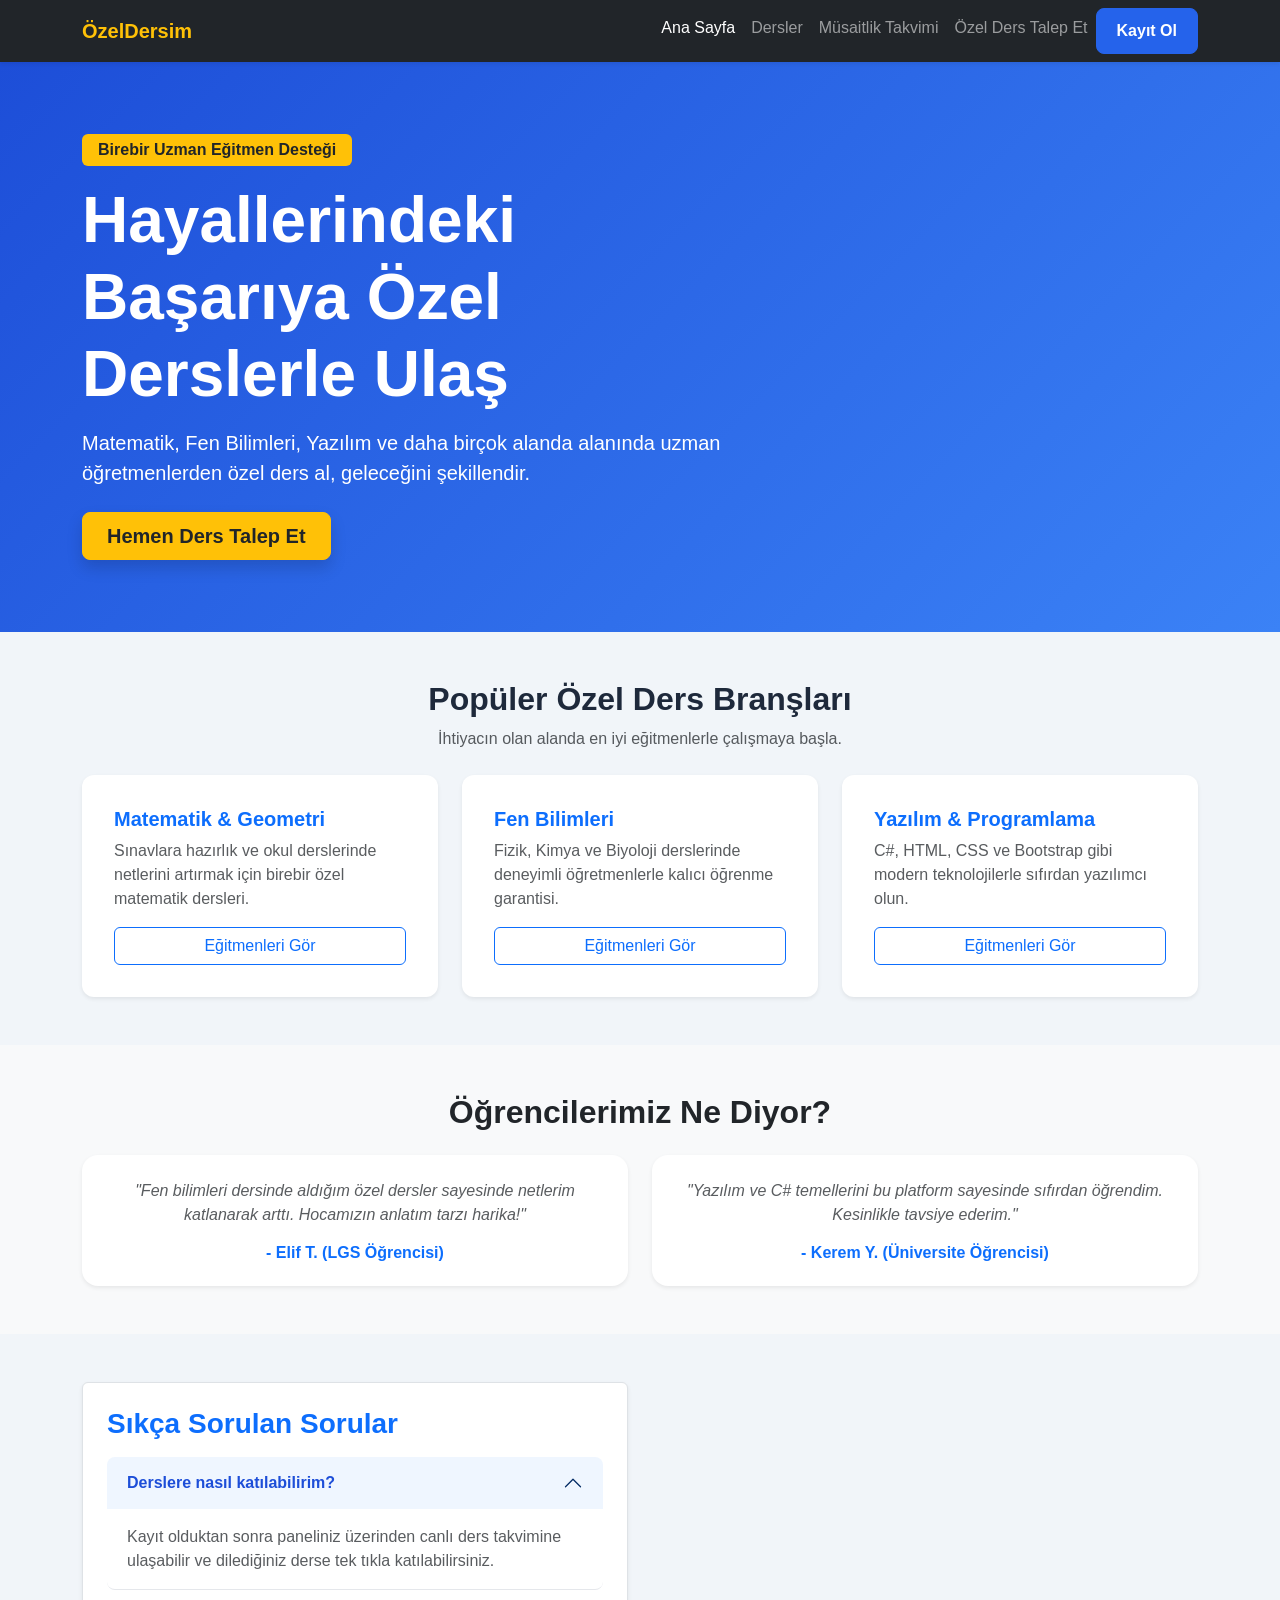
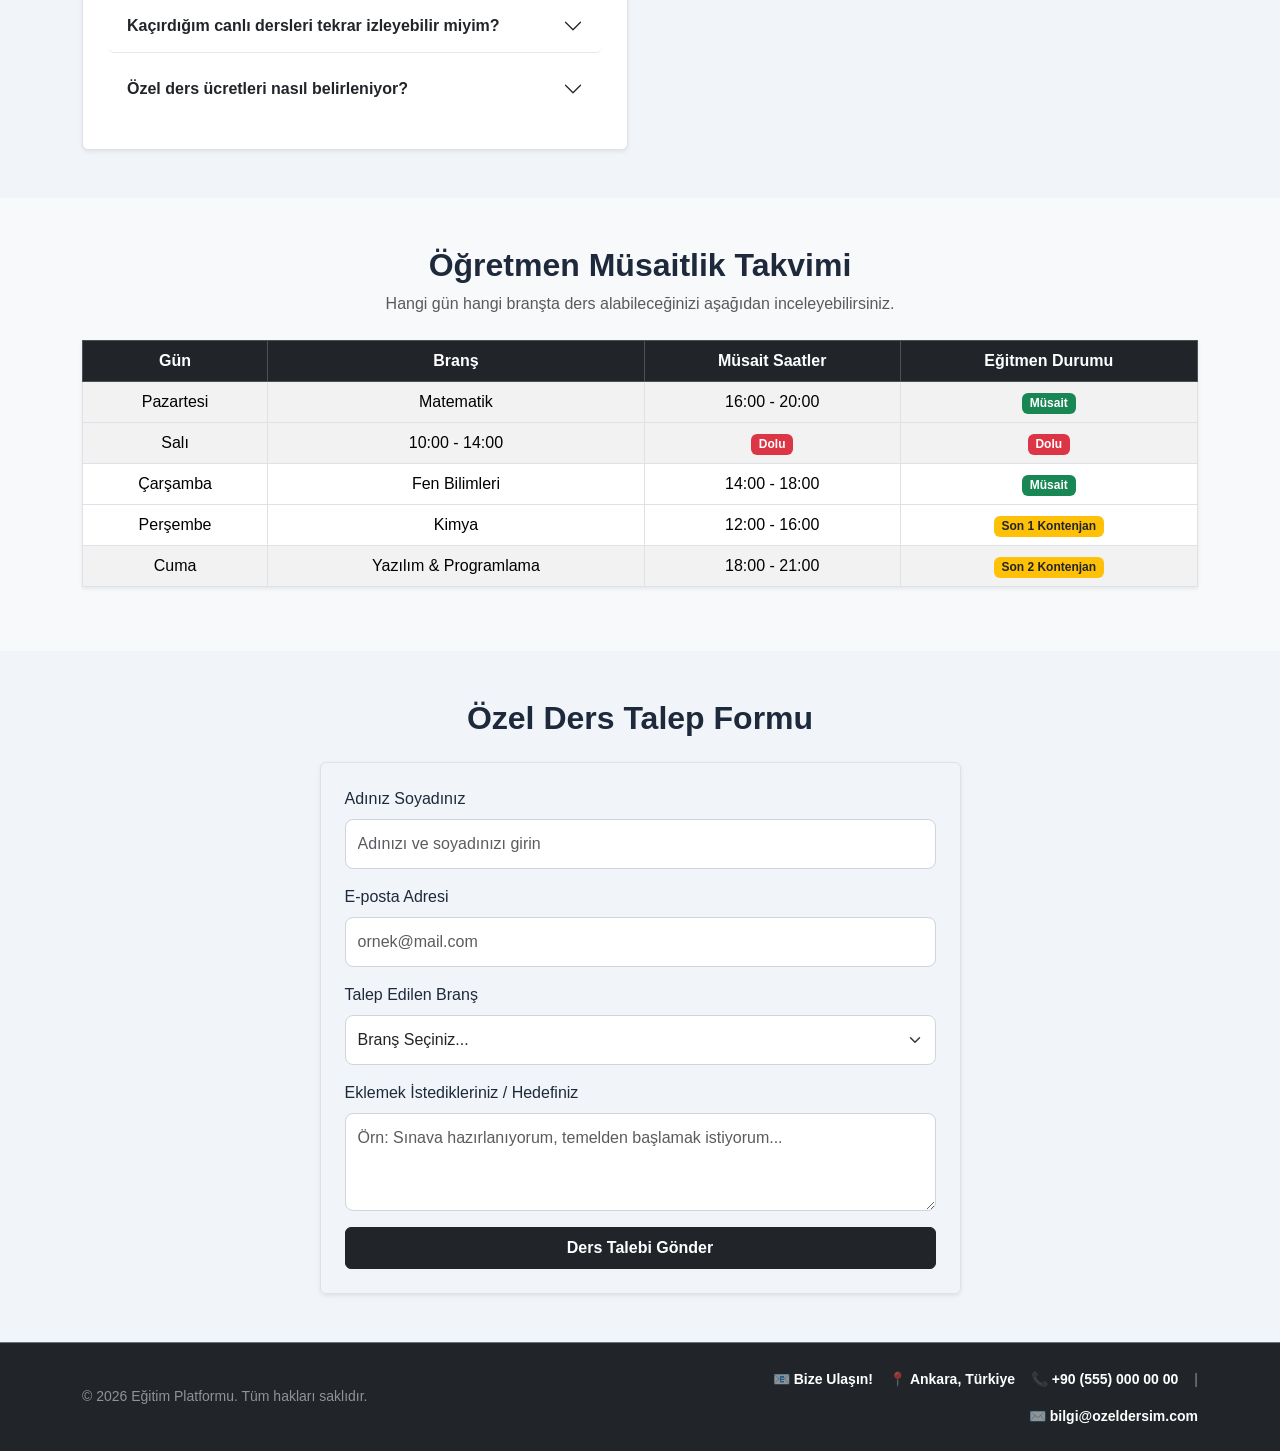
<file: index.html>
<!doctype html>
<html lang="tr">
  <head>
    <meta charset="utf-8">
    <meta name="viewport" content="width=device-width, initial-scale=1">
    <title>Özel Ders Platformu - Başarıya Adım Atın</title>
    
  
    <link href="https://cdn.jsdelivr.net/npm/bootstrap@5.3.3/dist/css/bootstrap.min.css" rel="stylesheet">
    
   
    <link rel="stylesheet" href="style.css">
  </head>
  <body>

    <!-- NAVBAR (Üst Menü) -->
    <nav class="navbar navbar-expand-lg navbar-dark bg-dark sticky-top shadow-sm">
      <div class="container">
        <a class="navbar-brand fw-bold text-warning" href="#">ÖzelDersim</a>
        <button class="navbar-toggler" type="button" data-bs-toggle="collapse" data-bs-target="#navbarNav">
          <span class="navbar-toggler-icon"></span>
        </button>
        <div class="collapse navbar-collapse justify-content-end" id="navbarNav">
          <ul class="navbar-nav">
            <li class="nav-item"><a class="nav-link active" href="#">Ana Sayfa</a></li>
            <li class="nav-item"><a class="nav-link" href="#dersler">Dersler</a></li>
            <li class="nav-item"><a class="nav-link" href="#takvim">Müsaitlik Takvimi</a></li>
            <li class="nav-item"><a class="nav-link" href="#kayit">Özel Ders Talep Et</a></li>
          
           <!-- Bu butona tıklandığında Modal açılacaktır -->
<button type="button" class="btn btn-primary fw-bold" data-bs-toggle="modal" data-bs-target="#kayitModal">
  Kayıt Ol
</button>
          </ul>
        </div>
      </div>
    </nav>
<!-- 2. HERO ALANI (Sol Taraf Metin, Sağ Taraf Kırmızı Alan için Fotoğraf) -->
    <header class="hero text-white py-5">
      <div class="container py-4">
        <div class="row align-items-center">
          <!-- Sol Sütun: Başlık ve Açıklamalar -->
          <div class="col-lg-7 text-center text-lg-start mb-4 mb-lg-0">
            <span class="badge bg-warning text-dark mb-3 px-3 py-2 fs-6">Birebir Uzman Eğitmen Desteği</span>
            <h1 class="display-3 fw-bold mb-3">Hayallerindeki Başarıya Özel Derslerle Ulaş</h1>
            <p class="lead mb-4">Matematik, Fen Bilimleri, Yazılım ve daha birçok alanda alanında uzman öğretmenlerden özel ders al, geleceğini şekillendir.</p>
            <a href="#kayit" class="btn btn-warning btn-lg fw-bold text-dark px-4 shadow">Hemen Ders Talep Et</a>
     

      </div>
    </header>
    <!-- 3. ÜÇ KART (Bootstrap Grid & Özel Ders Branşları) -->
    <section id="dersler" class="container py-5">
      <h2 class="text-center mb-2 fw-bold">Popüler Özel Ders Branşları</h2>
      <p class="text-center text-muted mb-4">İhtiyacın olan alanda en iyi eğitmenlerle çalışmaya başla.</p>
      
      <div class="row g-4">
        <!-- Kart 1 -->
        <div class="col-md-4">
          <div class="card h-100 shadow-sm p-3">
            <div class="card-body">
              <h3 class="h5 card-title fw-bold text-primary">Matematik & Geometri</h3>
              <p class="card-text text-muted">Sınavlara hazırlık ve okul derslerinde netlerini artırmak için birebir özel matematik dersleri.</p>
              <a href="#kayit" class="btn btn-outline-primary w-100">Eğitmenleri Gör</a>
            </div>
          </div>
        </div>
        <!-- Kart 2 -->
        <div class="col-md-4">
          <div class="card h-100 shadow-sm p-3">
            <div class="card-body">
              <h3 class="h5 card-title fw-bold text-primary">Fen Bilimleri</h3>
              <p class="card-text text-muted">Fizik, Kimya ve Biyoloji derslerinde deneyimli öğretmenlerle kalıcı öğrenme garantisi.</p>
              <a href="#kayit" class="btn btn-outline-primary w-100">Eğitmenleri Gör</a>
            </div>
          </div>
        </div>
        <!-- Kart 3 -->
        <div class="col-md-4">
          <div class="card h-100 shadow-sm p-3">
            <div class="card-body">
              <h3 class="h5 card-title fw-bold text-primary">Yazılım & Programlama</h3>
              <p class="card-text text-muted">C#, HTML, CSS ve Bootstrap gibi modern teknolojilerle sıfırdan yazılımcı olun.</p>
              <a href="#kayit" class="btn btn-outline-primary w-100">Eğitmenleri Gör</a>
            </div>
          </div>
        </div>
      </div>
    </section>
    <section class="bg-light py-5">
  <div class="container text-center">
    <h2 class="fw-bold text-dark mb-4">Öğrencilerimiz Ne Diyor?</h2>
    <div class="row g-4 justify-content-center">
      <div class="col-md-6">
        <div class="p-4 bg-white rounded-4 shadow-sm border-0 h-100">
          <p class="fst-italic text-muted">"Fen bilimleri dersinde aldığım özel dersler sayesinde netlerim katlanarak arttı. Hocamızın anlatım tarzı harika!"</p>
          <h6 class="fw-bold text-primary mb-0">- Elif T. (LGS Öğrencisi)</h6>
        </div>
      </div>
      <div class="col-md-6">
        <div class="p-4 bg-white rounded-4 shadow-sm border-0 h-100">
          <p class="fst-italic text-muted">"Yazılım ve C# temellerini bu platform sayesinde sıfırdan öğrendim. Kesinlikle tavsiye ederim."</p>
          <h6 class="fw-bold text-primary mb-0">- Kerem Y. (Üniversite Öğrencisi)</h6>
        </div>
      </div>
    </div>
  </div>
</section>
<section class="container py-5">
    <div class="row g-4 align-items-start">
      



      <!-- SAĞ SÜTUN: Sıkça Sorulan Sorular (Gönderdiğiniz Kod Buraya Geliyor) -->
      <div class="col-lg-6">
        <div class="p-4 border rounded shadow-sm bg-white h-100">
          <h3 class="fw-bold text-primary mb-3">Sıkça Sorulan Sorular</h3>
          
          <div class="accordion accordion-flush" id="faqAccordion">
            
            <div class="accordion-item">
              <h2 class="accordion-header">
                <button class="accordion-button fw-bold" type="button" data-bs-toggle="collapse" data-bs-target="#faq1">
                  Derslere nasıl katılabilirim?
                </button>
              </h2>
              <div id="faq1" class="accordion-collapse collapse show" data-bs-parent="#faqAccordion">
                <div class="accordion-body text-muted">
                  Kayıt olduktan sonra paneliniz üzerinden canlı ders takvimine ulaşabilir ve dilediğiniz derse tek tıkla katılabilirsiniz.
                </div>
              </div>
            </div>

            <div class="accordion-item">
              <h2 class="accordion-header">
                <button class="accordion-button collapsed fw-bold" type="button" data-bs-toggle="collapse" data-bs-target="#faq2">
                  Kaçırdığım canlı dersleri tekrar izleyebilir miyim?
                </button>
              </h2>
              <div id="faq2" class="accordion-collapse collapse" data-bs-parent="#faqAccordion">
                <div class="accordion-body text-muted">
                  Evet, tüm canlı dersler otomatik olarak kaydedilir ve 7/24 erişiminize açık kalır.
                </div>
              </div>
            </div>

            <div class="accordion-item">
              <h2 class="accordion-header">
                <button class="accordion-button collapsed fw-bold" type="button" data-bs-toggle="collapse" data-bs-target="#faq3">
                  Özel ders ücretleri nasıl belirleniyor?
                </button>
              </h2>
              <div id="faq3" class="accordion-collapse collapse" data-bs-parent="#faqAccordion">
                <div class="accordion-body text-muted">
                  Ücretler dersin süresine, paket içeriklerine ve birebir ya da grup olma durumuna göre değişiklik göstermektedir.
                </div>
              </div>
            </div>

          </div>
        </div>
      </div>

    </div>
  </section> 
  



    <!-- 4. TABLO (Haftalık Eğitmen Müsaitlik Takvimi) -->
    <section id="takvim" class="bg-light py-5">
      <div class="container">
        <h2 class="text-center mb-2 fw-bold">Öğretmen Müsaitlik Takvimi</h2>
        <p class="text-center text-muted mb-4">Hangi gün hangi branşta ders alabileceğinizi aşağıdan inceleyebilirsiniz.</p>
        
        <table class="table table-bordered table-striped text-center bg-white shadow-sm align-middle">
          <thead class="table-dark">
            <tr>
              <th>Gün</th>
              <th>Branş</th>
              <th>Müsait Saatler</th>
              <th>Eğitmen Durumu</th>
            </tr>
          </thead>
          <tbody>
            <tr>
              <td>Pazartesi</td>
              <td>Matematik</td>
              <td>16:00 - 20:00</td>
              <td><span class="badge bg-success">Müsait</span></td>
            </tr>
            <tr>
            <tr>
             
              <td>Salı</td>
              <td>10:00 - 14:00</td>
              <td><span class="badge bg-danger">Dolu</span></td>
              <td><span class="badge bg-danger">Dolu</span></td>
            </tr>
              <td>Çarşamba</td>
              <td>Fen Bilimleri</td>
              <td>14:00 - 18:00</td>
              <td><span class="badge bg-success">Müsait</span></td>
            </tr>
            <tr>
              <tr>
                <td>Perşembe</td>
                <td>Kimya</td>
                <td>12:00 - 16:00</td>
                <td><span class="badge bg-warning text-dark">Son 1 Kontenjan</span></td>  
              </tr>
              <td>Cuma</td>
              <td>Yazılım & Programlama</td>
              <td>18:00 - 21:00</td>
              <td><span class="badge bg-warning text-dark">Son 2 Kontenjan</span></td>
            </tr>
          </tbody>
        </table>
      </div>
    </section>

    <!-- 5. FORM (Özel Ders Talep Formu) -->
    <section id="kayit" class="container py-5">
      <div class="row justify-content-center">
        <div class="col-md-7">
          <h2 class="text-center mb-4 fw-bold">Özel Ders Talep Formu</h2>
          <form class="p-4 border rounded shadow-sm bg-red-60">
            <div class="mb-3">
              <label for="adsoyad" class="form-label">Adınız Soyadınız</label>
              <input type="text" class="form-control" id="adsoyad" placeholder="Adınızı ve soyadınızı girin">
            </div>
            <div class="mb-3">
              <label for="eposta" class="form-label">E-posta Adresi</label>
              <input type="email" class="form-control" id="eposta" placeholder="ornek@mail.com">
            </div>
            <div class="mb-3">
              <label for="brans" class="form-label">Talep Edilen Branş</label>
              <select class="form-select" id="brans">
                <option selected>Branş Seçiniz...</option>
                <option value="matematik">Matematik & Geometri</option>
                <option value="fen">Fen Bilimleri</option>
                <option value="yazilim">Yazılım & Programlama</option>
                <option value="dil">Dil Dersleri</option>
                <option value="sanat">Sanat & Müzik</option>
                <option value="kimya">Kimya</option>
                <option value="biyoloji">Biyoloji</option>
                <option value="fizik">Fizik</option>
                <option value="spor">Spor & Fitness</option>
                <option value="diger">Diğer</option>
              </select>
            </div>
            <div class="mb-3">
              <label for="notlar" class="form-label">Eklemek İstedikleriniz / Hedefiniz</label>
              <textarea class="form-control" id="notlar" rows="3" placeholder="Örn: Sınava hazırlanıyorum, temelden başlamak istiyorum..."></textarea>
            </div>
            <button type="submit" class="btn btn-dark w-100 fw-bold py-2">Ders Talebi Gönder</button>
          </form>
        </div>
      </div>
    </section>

  <!-- FOOTER (İletişim ve Telif Bir Arada) -->
<footer class="bg-dark text-white py-4 border-top border-secondary">
  <div class="container">
    <div class="row align-items-center g-3">
      
      <!-- Sol Taraf: Telif Hakları -->
      <div class="col-md-6 text-center text-md-start">
        <p class="small mb-0 text-white-50">&copy; 2026 Eğitim Platformu. Tüm hakları saklıdır.</p>
      </div>

      <!-- Sağ Taraf: İletişim Bilgileri (Telefon & E-posta) -->
      <div class="col-md-6 text-center text-md-end">
        <div class="d-inline-flex flex-wrap justify-content-center justify-content-md-end gap-3 small">
          <span class="text-white-50">📧 <strong class="text-white">Bize Ulaşın!</strong></span>
          <span class="text-white-50">📍 <strong class="text-white">Ankara, Türkiye</strong></span>
          <span class="text-white-50">📞 <strong class="text-white">+90 (555) 000 00 00</strong></span>
          <span class="text-white-50">|</span>
          <span class="text-white-50">✉️ <strong class="text-white">bilgi@ozeldersim.com</strong></span>
        </div>
      </div>

    </div>
  </div>
</footer>
<!-- BOOTSTRAP MODAL (Açılır Kayıt Penceresi) -->
<!-- BOOTSTRAP MODAL (Düzeltilmiş ve Ferah Görünüm) -->
<div class="modal fade" id="kayitModal" tabindex="-1" aria-labelledby="kayitModalLabel" aria-hidden="true">
  <div class="modal-dialog modal-dialog-centered">
    <div class="modal-content border-0 shadow-lg rounded-4 overflow-hidden">
      
      <!-- Modal Başlık -->
      <div class="modal-header bg-primary text-white p-4">
        <h5 class="modal-title fw-bold" id="kayitModalLabel">🚀 Eğitim Platformuna Kayıt Ol</h5>
        <button type="button" class="btn-close btn-close-white" data-bs-dismiss="modal" aria-label="Kapat"></button>
      </div>
      
      <!-- Modal Gövdesi -->
      <div class="modal-body p-4">
        <form>
          <!-- Ad Soyad -->
          <div class="mb-3">
            <label class="form-label fw-semibold">Adınız Soyadınız</label>
            <input type="text" class="form-control py-2" placeholder="Adınızı girin" required>
          </div>
          
          <!-- E-posta -->
          <div class="mb-3">
            <label class="form-label fw-semibold">E-posta Adresi</label>
            <input type="email" class="form-control py-2" placeholder="ornek@mail.com" required>
          </div>
          
          <!-- Şifre -->
          <div class="mb-4">
            <label class="form-label fw-semibold">Şifre</label>
            <input type="password" class="form-control py-2" placeholder="********" required>
          </div>
          
          <!-- Butonlar Grubu (Aralarında mb-2 veya gap sınıfı ile boşluk bırakıldı) -->
          <div class="d-grid gap-2">
            <button type="submit" class="btn btn-primary fw-bold py-2 shadow-sm">Kayıt Ol</button>
            <button type="button" class="btn btn-outline-primary fw-bold py-2">Giriş Yap</button>
            
          </div>
        </form>
      </div>

    </div>
  </div>
</div>
    <!-- Bootstrap 5.3 JS Bundle CDN -->
    <script src="https://cdn.jsdelivr.net/npm/bootstrap@5.3.3/dist/js/bootstrap.bundle.min.js"></script>
  </body>
</html>
</file>
<file: style.css>
/* --- GENEL AYARLAR VE TİPOGRAFİ --- */
body {
  font-family: 'Segoe UI', Tahoma, Geneva, Verdana, sans-serif;
  background-color: #f8f9fa;
  color: #333333;
  overflow-x: hidden;
}

/* --- HERO (HEADER) ALANI ÖZELLEŞTİRMELERİ --- */
header.hero {
  background: linear-gradient(135deg, #1d4ed8 0%, #3b82f6 100%) !important;
  position: relative;
}

/* --- KARTLAR VE GÖLGELENDİRMELER --- */
.card {
  transition: transform 0.3s ease, box-shadow 0.3s ease;
  border: none;
  border-radius: 12px;
}

.card:hover {
  transform: translateY(-5px);
  box-shadow: 0 1rem 3rem rgba(0, 0, 0, 0.1) !important;
}

/* --- GALERİ RESİM GEÇİŞ EFEKTİ --- */
.transition-hover {
  transition: transform 0.4s ease !important;
}

.transition-hover:hover {
  transform: scale(1.08) !important;
}

/* --- BUTONLAR --- */
.btn-primary {
  background-color: #2563eb;
  border-color: #2563eb;
  border-radius: 8px;
  padding: 10px 20px;
  font-weight: 600;
  transition: background-color 0.2s ease, transform 0.1s ease;
}

.btn-primary:hover {
  background-color: #1d4ed8;
  border-color: #1d4ed8;
  transform: translateY(-2px);
}

/* --- AKORDEON (SSS) TASARIMI --- */
.accordion-item {
  border: 1px solid #e5e7eb;
  border-radius: 8px !important;
  overflow: hidden;
  margin-bottom: 10px;
}

.accordion-button:not(.collapsed) {
  background-color: #eff6ff;
  color: #1d4ed8;
  box-shadow: none;
}

.accordion-button:focus {
  box-shadow: none;
  border-color: #bfdbfe;
}

/* --- FORM ALANLARI --- */
.form-control, .form-select {
  border-radius: 8px;
  padding: 12px;
  border: 1px solid #d1d5db;
}

.form-control:focus, .form-select:focus {
  border-color: #3b82f6;
  box-shadow: 0 0 0 0.25rem rgba(59, 130, 246, 0.15);
}

/* --- FOOTER --- */
footer {
  background-color: #0f172a !important;
  border-top: 1px solid #334155;
}
body {
  font-family: 'Segoe UI', Tahoma, Geneva, Verdana, sans-serif;
  /* Modern, hafif gri-mavi tonu */
  background-color: #f1f5f9 !important; 
  color: #1e293b;
  overflow-x: hidden;
}

/* --- 1. MODERN KART GÖLGESİ VE HOVER EFEKTİ --- */
.modern-card {
  border: none;
  border-radius: 12px;
  box-shadow: 0 10px 25px -5px rgba(0, 0, 0, 0.05);
  transition: transform 0.3s ease, box-shadow 0.3s ease;
}

.modern-card:hover {
  transform: translateY(-6px);
  box-shadow: 0 20px 35px -10px rgba(0, 0, 0, 0.1);
}

/* --- 2. RENK GEÇİŞLİ (GRADIENT) BUTON --- */
.btn-gradient {
  background: linear-gradient(135deg, #3b82f6, #1d4ed8);
  border: none;
  color: white;
  border-radius: 8px;
  transition: opacity 0.2s ease, transform 0.1s ease;
}

.btn-gradient:hover {
  opacity: 0.95;
  transform: translateY(-2px);
  color: white;
}

/* --- 3. CAM EFEKTİ (GLASSMORPHISM) --- */
.glass-effect {
  background: rgba(255, 255, 255, 0.85);
  backdrop-filter: blur(10px);
  -webkit-backdrop-filter: blur(10px);
  border: 1px solid rgba(255, 255, 255, 0.3);
}
</file>
